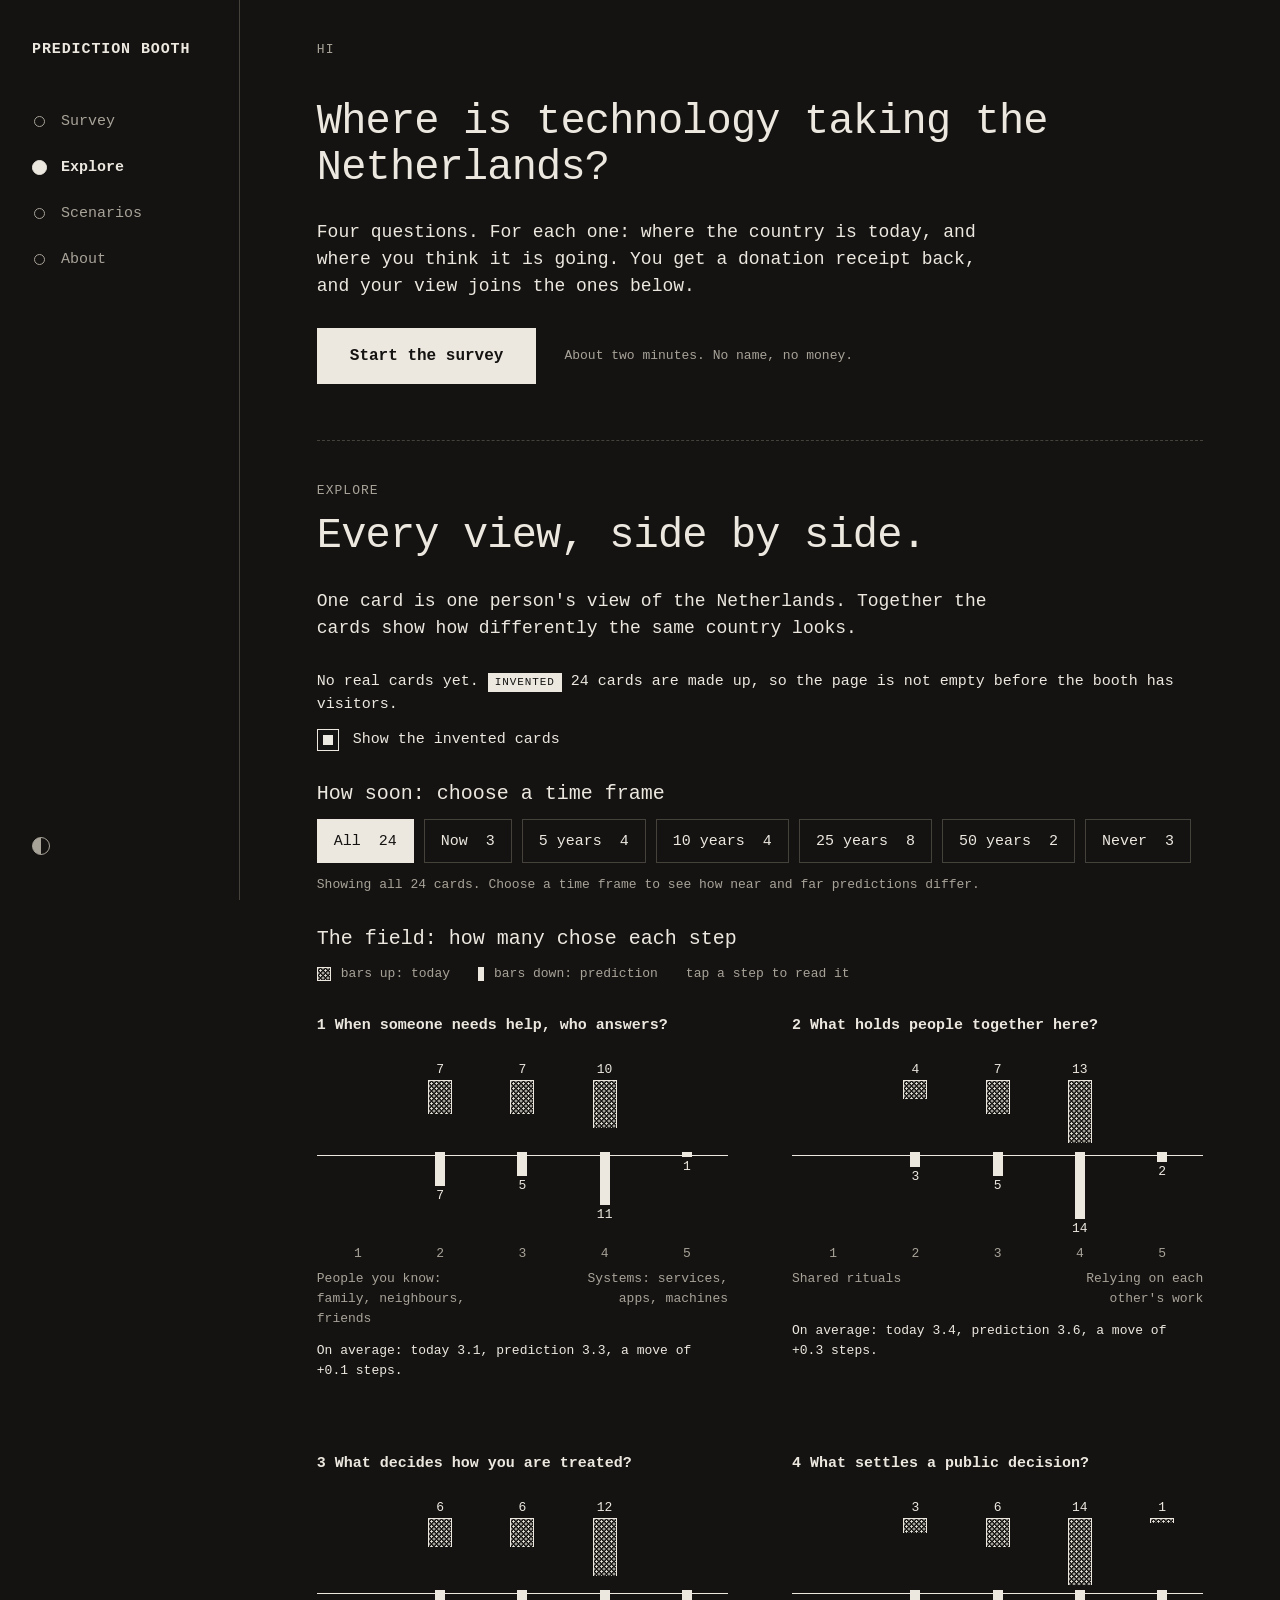
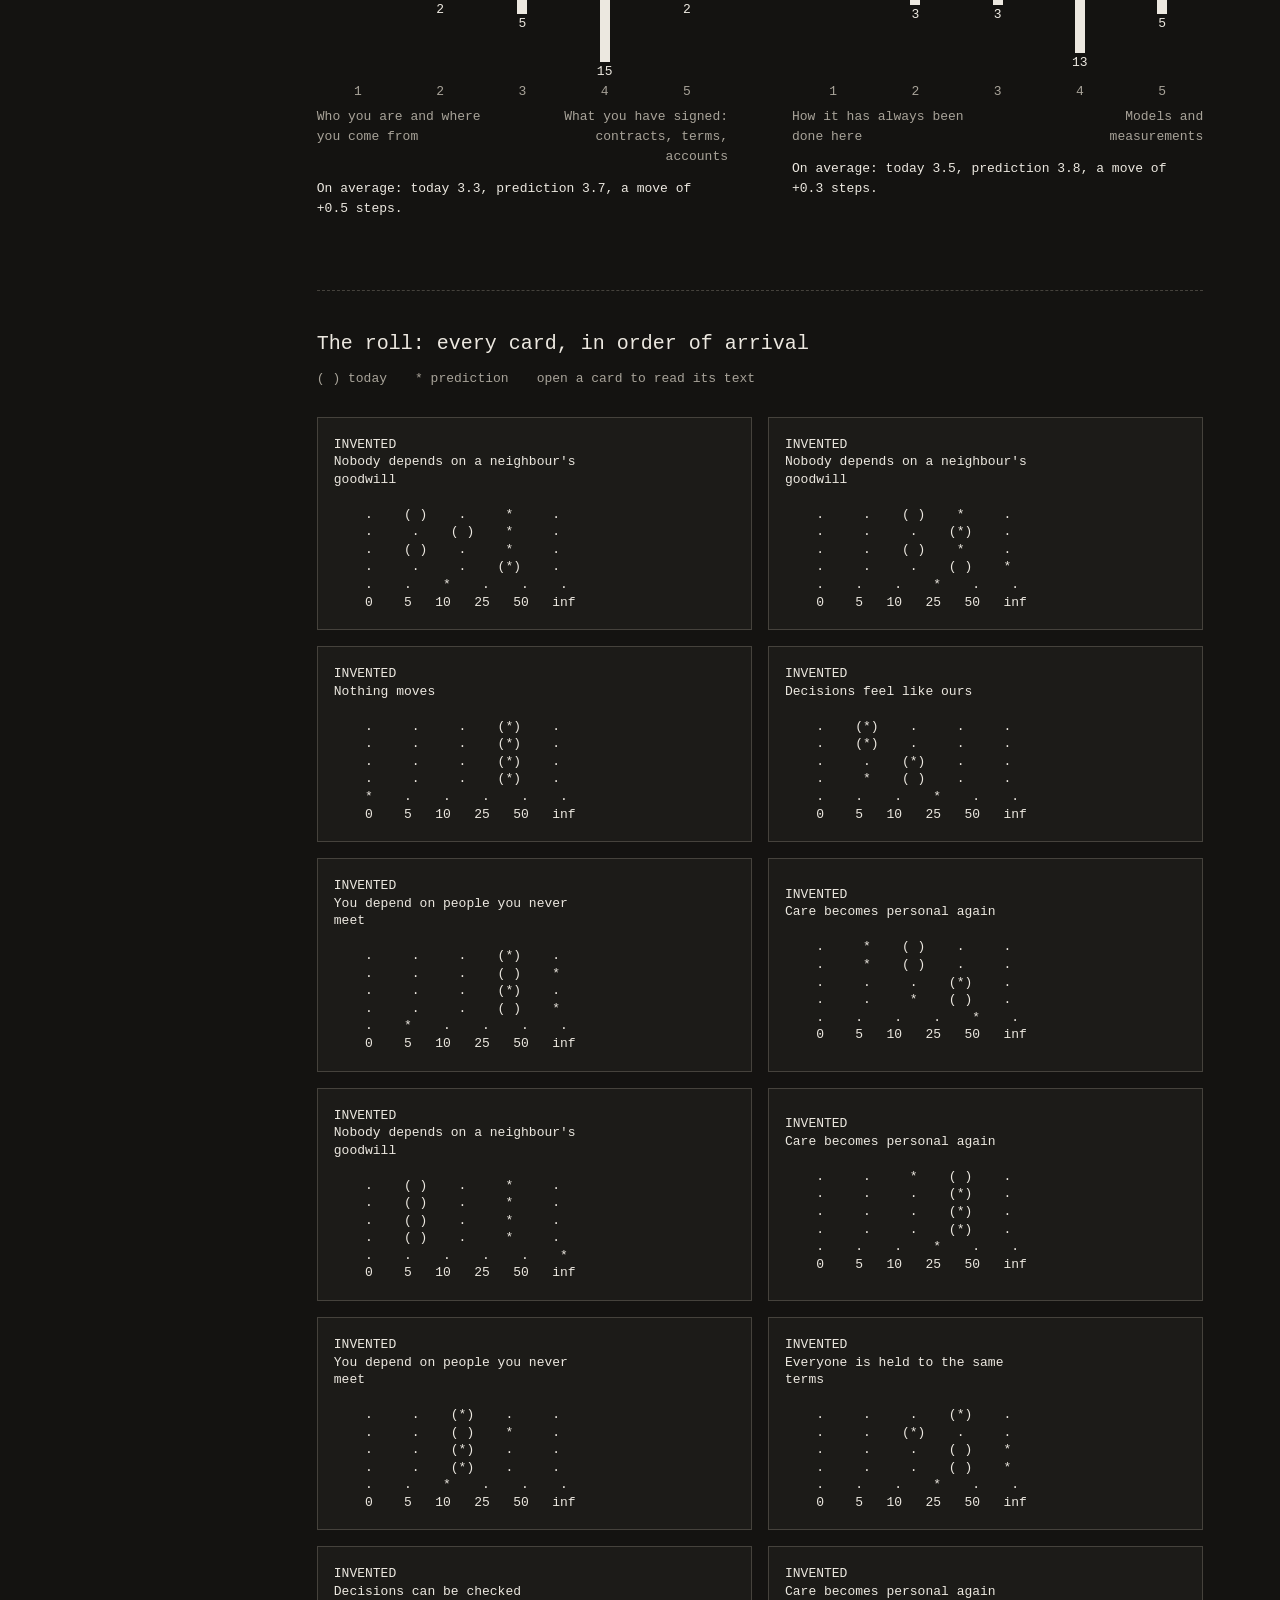
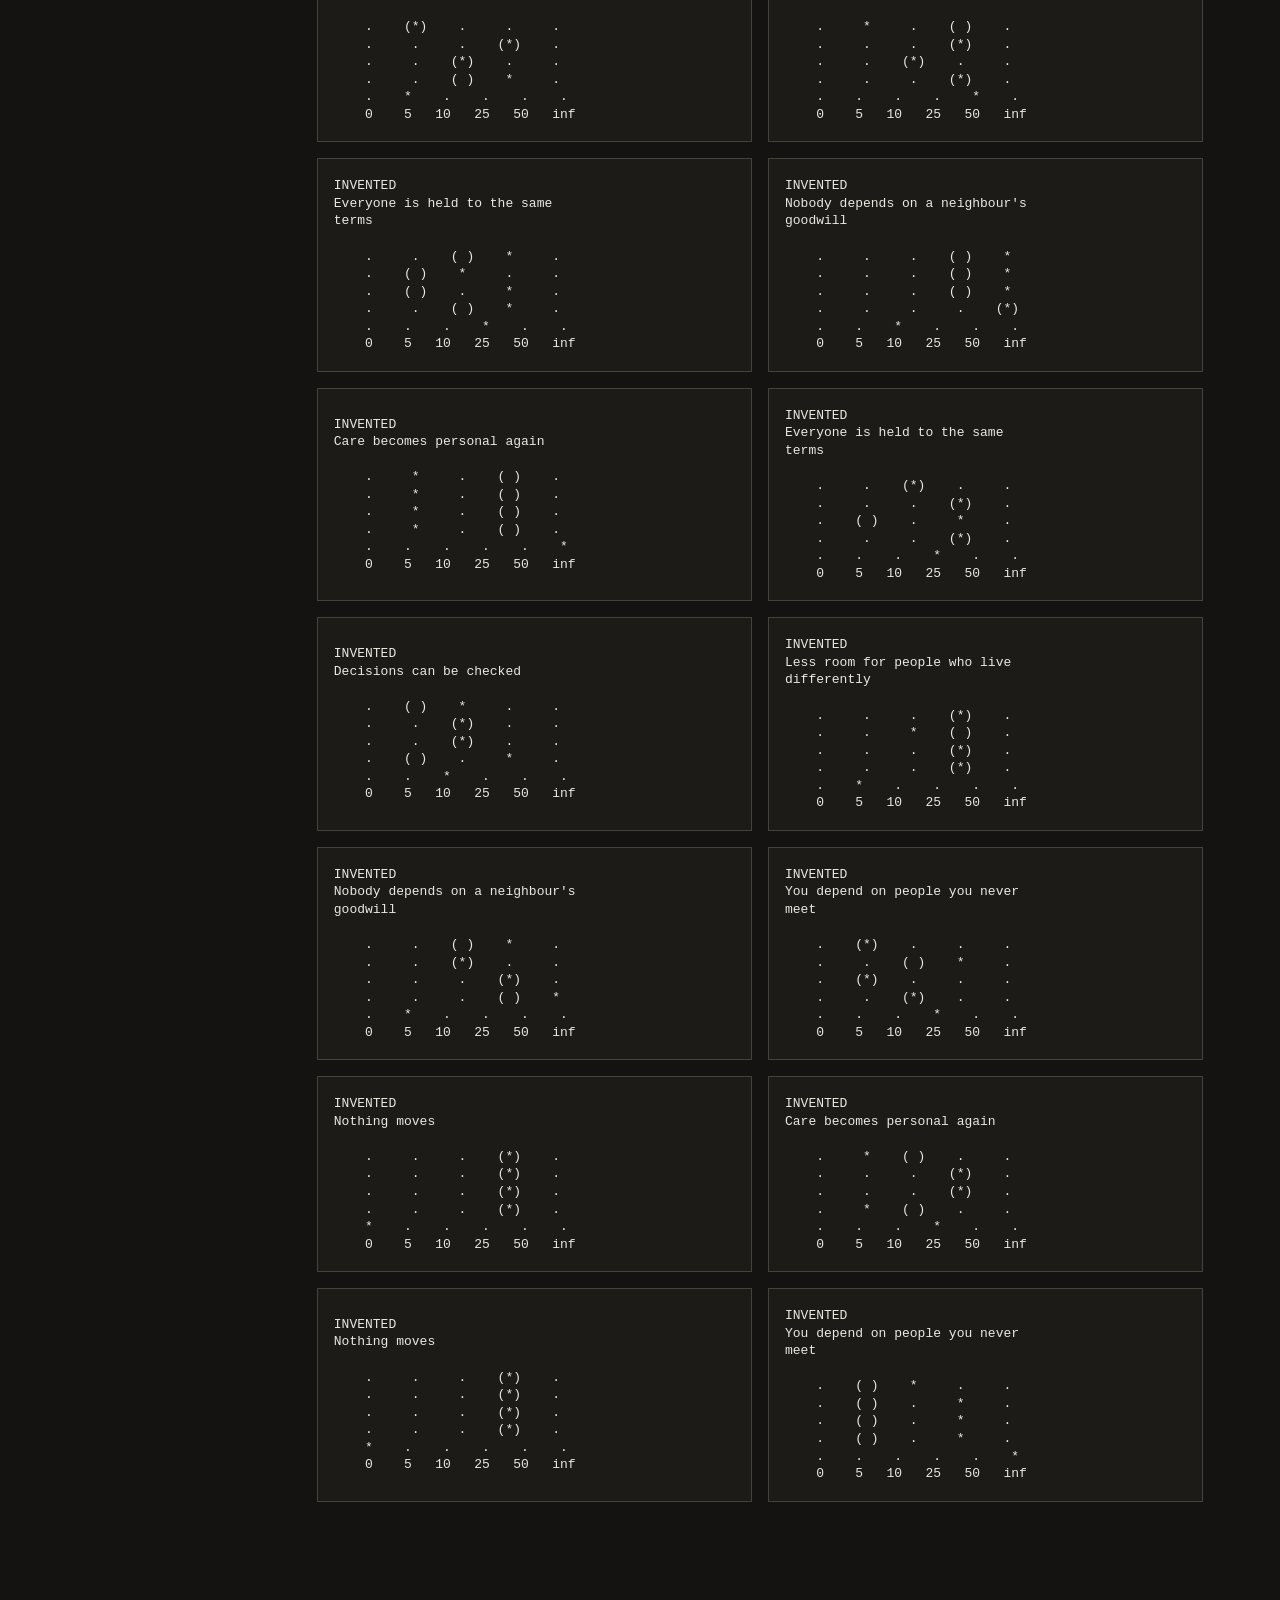
<file: index.html>
<!doctype html>
<html lang="en">
<head>
<meta charset="utf-8">
<meta name="viewport" content="width=device-width, initial-scale=1">
<title>Prediction Booth</title>
<meta name="description" content="Where is technology taking the Netherlands? Four questions: how you see the country today and where you think it is going. You get a donation receipt, and your view joins everyone else's.">
<meta name="color-scheme" content="dark light">
<link rel="icon" href="data:image/svg+xml,%3Csvg xmlns='http://www.w3.org/2000/svg' viewBox='0 0 16 16'%3E%3Ccircle cx='8' cy='8' r='7' fill='%23111'/%3E%3Ccircle cx='8' cy='8' r='3' fill='%23f4f2ee'/%3E%3C/svg%3E">
<script>try { if (localStorage.getItem("prediction-booth-theme") === "light") document.documentElement.dataset.theme = "light"; } catch (e) {}</script>
<link rel="stylesheet" href="css/site.css">
</head>
<body>
<aside class="side">
  <a class="brand" href="index.html">Prediction Booth</a>
  <nav aria-label="Sections">
    <a href="survey.html">Survey</a>
    <a href="index.html#explore" aria-current="page">Explore</a>
    <a href="scenarios.html">Scenarios</a>
    <a href="about.html">About</a>
  </nav>
  <button class="theme" type="button" aria-label="Switch to light" title="Light or dark"></button>
</aside>

<main class="main">
  <!-- the survey: one spot at the top of the page -->
  <section class="sec stack" aria-labelledby="hero-h">
    <div class="head">
      <div class="kicker">Hi</div>
      <h1 class="big" id="hero-h" data-line>Where is technology taking the Netherlands?</h1>
    </div>
    <p class="lead">Four questions. For each one: where the country is today, and where you think it is going. You get a donation receipt back, and your view joins the ones below.</p>
    <div class="actions">
      <a class="btn" href="survey.html">Start the survey</a>
      <span class="note">About two minutes. No name, no money.</span>
    </div>
  </section>

  <section class="sec stack stack--l" id="explore" aria-labelledby="field-h">
    <div class="stack">
      <div class="stack stack--s">
        <div class="kicker">Explore</div>
        <h2 class="big" id="field-h">Every view, side by side.</h2>
      </div>
      <p class="lead">One card is one person's view of <span data-place>the Netherlands</span>. Together the cards show how differently the same country looks.</p>
      <div class="stack stack--s">
        <p id="counts"></p>
        <label class="tick"><input type="checkbox" id="show-invented"><span>Show the invented cards</span></label>
      </div>
    </div>
    <div class="stack stack--s">
      <h3 class="mid" id="periods-h">How soon: choose a time frame</h3>
      <div class="chips" id="periods" role="group" aria-labelledby="periods-h"></div>
      <p class="note" id="period-note" aria-live="polite"></p>
    </div>
    <div class="stack stack--s">
      <h3 class="mid">The field: how many chose each step</h3>
      <div class="legend">
        <span><i class="key key--bar-t"></i>bars up: today</span>
        <span><i class="key key--bar-p"></i>bars down: prediction</span>
        <span>tap a step to read it</span>
      </div>
    </div>
    <div class="charts" id="field"></div>
  </section>

  <section class="sec stack" aria-labelledby="roll-h">
    <div class="stack stack--s">
      <h2 class="mid" id="roll-h">The roll: every card, in order of arrival</h2>
      <div class="legend"><span>( ) today</span><span>* prediction</span><span>open a card to read its text</span></div>
    </div>
    <div class="rollgrid" id="roll"></div>
  </section>

  <!-- For the booth, not for visitors: shown only at index.html#data -->
  <section class="sec stack read" id="data" aria-labelledby="data-h" hidden>
    <h2 class="mid" id="data-h">Cards on this device</h2>
    <div class="actions">
      <button class="btn btn--plain btn--s" type="button" id="export">Save cards to a file</button>
      <button class="btn btn--plain btn--s" type="button" id="import">Add cards from a file</button>
      <button class="linkbtn" type="button" id="clear">Delete all cards here</button>
      <input type="file" id="import-file" accept="application/json,.json" hidden>
    </div>
    <p class="note" id="data-status" aria-live="polite"></p>
  </section>
</main>

<dialog class="card" id="card" aria-labelledby="card-title"></dialog>

<script type="module" src="js/chrome.js"></script>
<script type="module" src="js/explore.js"></script>
</body>
</html>
</file>
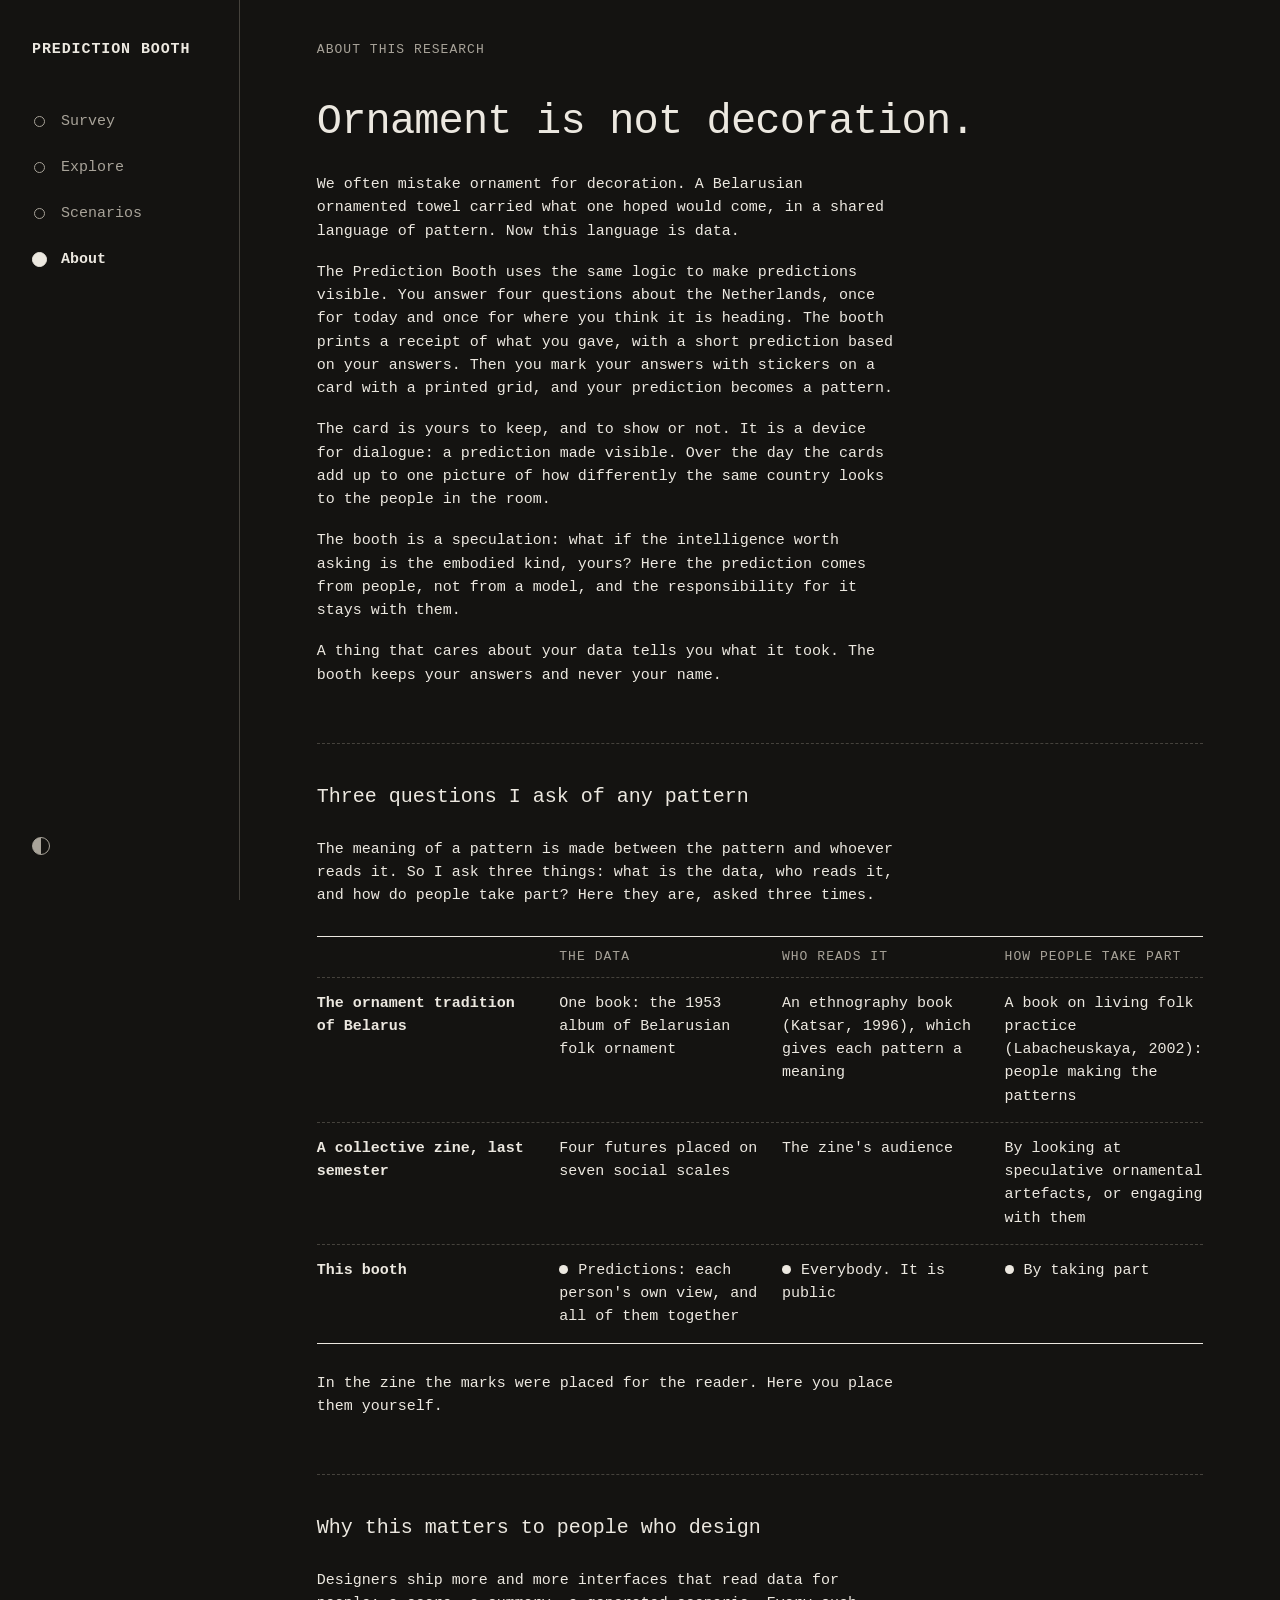
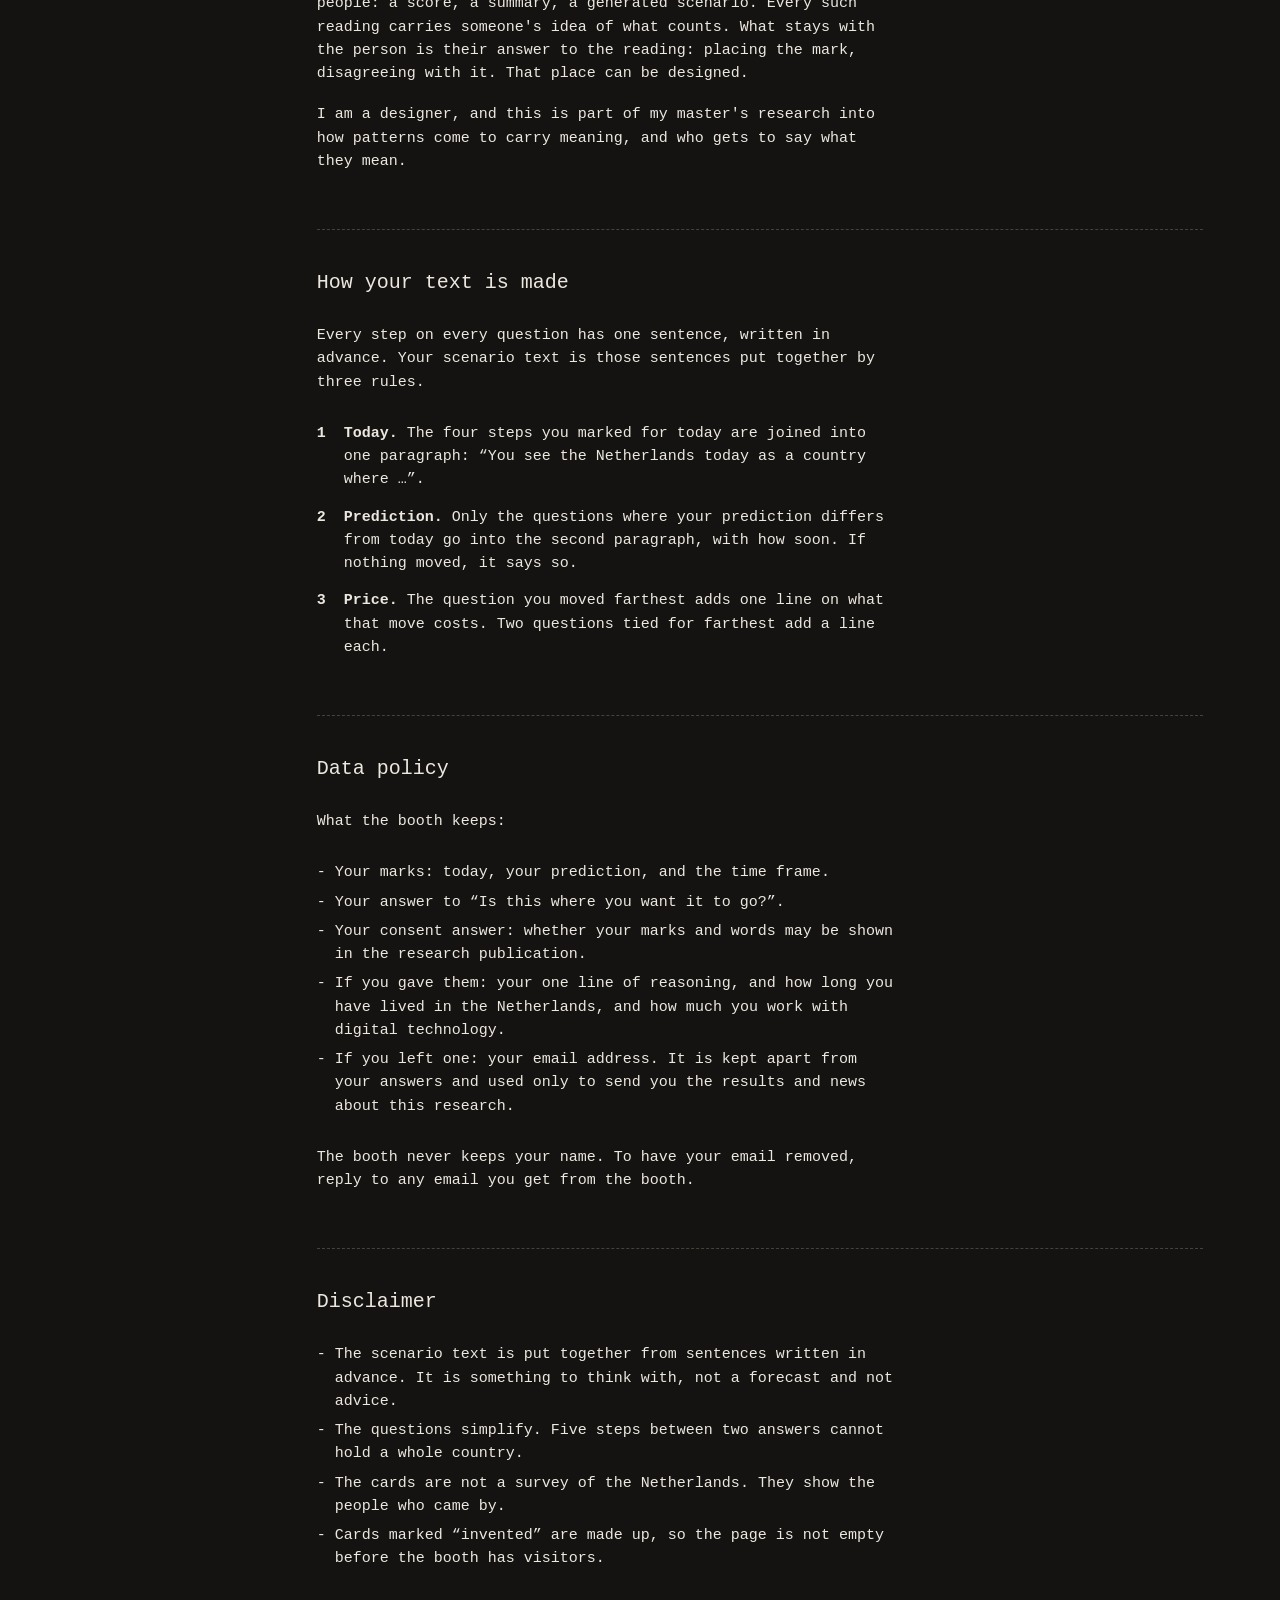
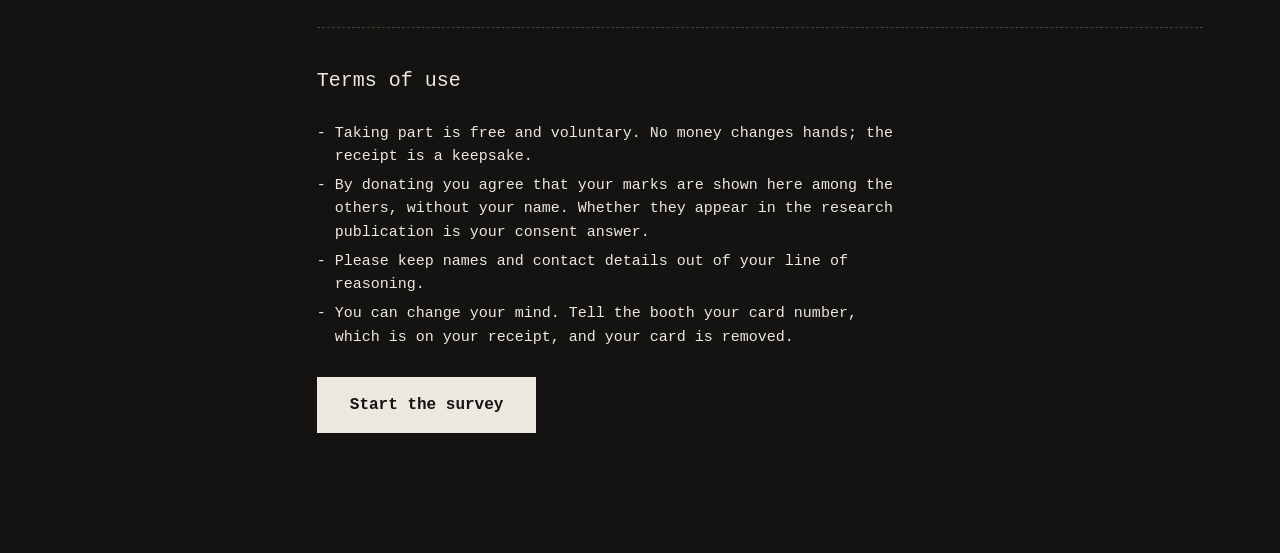
<file: about.html>
<!doctype html>
<html lang="en">
<head>
<meta charset="utf-8">
<meta name="viewport" content="width=device-width, initial-scale=1">
<title>About · Prediction Booth</title>
<meta name="description" content="We often mistake ornament for decoration. What the Prediction Booth is, what it asks and what it keeps.">
<meta name="color-scheme" content="dark light">
<link rel="icon" href="data:image/svg+xml,%3Csvg xmlns='http://www.w3.org/2000/svg' viewBox='0 0 16 16'%3E%3Ccircle cx='8' cy='8' r='7' fill='%23111'/%3E%3Ccircle cx='8' cy='8' r='3' fill='%23f4f2ee'/%3E%3C/svg%3E">
<script>try { if (localStorage.getItem("prediction-booth-theme") === "light") document.documentElement.dataset.theme = "light"; } catch (e) {}</script>
<link rel="stylesheet" href="css/site.css">
</head>
<body>
<aside class="side">
  <a class="brand" href="index.html">Prediction Booth</a>
  <nav aria-label="Sections">
    <a href="survey.html">Survey</a>
    <a href="index.html#explore">Explore</a>
    <a href="scenarios.html">Scenarios</a>
    <a href="about.html" aria-current="page">About</a>
  </nav>
  <button class="theme" type="button" aria-label="Switch to light" title="Light or dark"></button>
</aside>

<main class="main">
  <!-- The project description as finalised by the author for the ThingsCon website
       (25 Nov 2026). It replaces the towel story of the first prototype. -->
  <section class="sec stack" id="about">
    <div class="head">
      <div class="kicker">About this research</div>
      <h1 class="big">Ornament is not decoration.</h1>
    </div>
    <div class="text read">
      <p>We often mistake ornament for decoration. A Belarusian ornamented towel carried what one hoped would come, in a shared language of pattern. Now this language is data.</p>
      <p>The Prediction Booth uses the same logic to make predictions visible. You answer four questions about the Netherlands, once for today and once for where you think it is heading. The booth prints a receipt of what you gave, with a short prediction based on your answers. Then you mark your answers with stickers on a card with a printed grid, and your prediction becomes a pattern.</p>
      <p>The card is yours to keep, and to show or not. It is a device for dialogue: a prediction made visible. Over the day the cards add up to one picture of how differently the same country looks to the people in the room.</p>
      <p>The booth is a speculation: what if the intelligence worth asking is the embodied kind, yours? Here the prediction comes from people, not from a model, and the responsibility for it stays with them.</p>
      <p>A thing that cares about your data tells you what it took. The booth keeps your answers and never your name.</p>
    </div>
  </section>

  <section class="sec stack" id="questions">
    <h2 class="mid">Three questions I ask of any pattern</h2>
    <p class="read">The meaning of a pattern is made between the pattern and whoever reads it. So I ask three things: what is the data, who reads it, and how do people take part? Here they are, asked three times.</p>
    <div class="lens" role="table" aria-label="Three questions, asked of a tradition, a zine and this booth">
      <div class="lens__row lens__row--head" role="row">
        <span role="columnheader"></span><span role="columnheader">The data</span><span role="columnheader">Who reads it</span><span role="columnheader">How people take part</span>
      </div>
      <div class="lens__row" role="row">
        <b role="rowheader">The ornament tradition of Belarus</b>
        <span role="cell" data-label="The data">One book: the 1953 album of Belarusian folk ornament</span>
        <span role="cell" data-label="Who reads it">An ethnography book (Katsar, 1996), which gives each pattern a meaning</span>
        <span role="cell" data-label="How people take part">A book on living folk practice (Labacheuskaya, 2002): people making the patterns</span>
      </div>
      <div class="lens__row" role="row">
        <b role="rowheader">A collective zine, last semester</b>
        <span role="cell" data-label="The data">Four futures placed on seven social scales</span>
        <span role="cell" data-label="Who reads it">The zine's audience</span>
        <span role="cell" data-label="How people take part">By looking at speculative ornamental artefacts, or engaging with them</span>
      </div>
      <div class="lens__row lens__row--now" role="row">
        <b role="rowheader">This booth</b>
        <span role="cell" data-label="The data">Predictions: each person's own view, and all of them together</span>
        <span role="cell" data-label="Who reads it">Everybody. It is public</span>
        <span role="cell" data-label="How people take part">By taking part</span>
      </div>
    </div>
    <p class="read">In the zine the marks were placed for the reader. Here you place them yourself.</p>
  </section>

  <section class="sec stack" id="why">
    <h2 class="mid">Why this matters to people who design</h2>
    <div class="text read">
      <p>Designers ship more and more interfaces that read data for people: a score, a summary, a generated scenario. Every such reading carries someone's idea of what counts. What stays with the person is their answer to the reading: placing the mark, disagreeing with it. That place can be designed.</p>
      <p>I am a designer, and this is part of my master's research into how patterns come to carry meaning, and who gets to say what they mean.</p>
    </div>
  </section>

  <section class="sec stack" id="how">
    <h2 class="mid">How your text is made</h2>
    <p class="read">Every step on every question has one sentence, written in advance. Your scenario text is those sentences put together by three rules.</p>
    <ol class="steps">
      <li><span><b>Today.</b> The four steps you marked for today are joined into one paragraph: “You see <span data-place>the Netherlands</span> today as a country where …”.</span></li>
      <li><span><b>Prediction.</b> Only the questions where your prediction differs from today go into the second paragraph, with how soon. If nothing moved, it says so.</span></li>
      <li><span><b>Price.</b> The question you moved farthest adds one line on what that move costs. Two questions tied for farthest add a line each.</span></li>
    </ol>
  </section>

  <!-- Drafts in plain words, 25 Nov 2026. Not checked by a lawyer. -->
  <section class="sec stack" id="data-policy">
    <h2 class="mid">Data policy</h2>
    <p class="read">What the booth keeps:</p>
    <ul class="plain-list">
      <li>Your marks: today, your prediction, and the time frame.</li>
      <li>Your answer to “Is this where you want it to go?”.</li>
      <li>Your consent answer: whether your marks and words may be shown in the research publication.</li>
      <li>If you gave them: your one line of reasoning, and how long you have lived in <span data-place>the Netherlands</span>, and how much you work with digital technology.</li>
      <li>If you left one: your email address. It is kept apart from your answers and used only to send you the results and news about this research.</li>
    </ul>
    <p class="read">The booth never keeps your name. To have your email removed, reply to any email you get from the booth.</p>
  </section>

  <section class="sec stack" id="disclaimer">
    <h2 class="mid">Disclaimer</h2>
    <ul class="plain-list">
      <li>The scenario text is put together from sentences written in advance. It is something to think with, not a forecast and not advice.</li>
      <li>The questions simplify. Five steps between two answers cannot hold a whole country.</li>
      <li>The cards are not a survey of <span data-place>the Netherlands</span>. They show the people who came by.</li>
      <li>Cards marked “invented” are made up, so the page is not empty before the booth has visitors.</li>
    </ul>
  </section>

  <section class="sec stack" id="terms">
    <h2 class="mid">Terms of use</h2>
    <ul class="plain-list">
      <li>Taking part is free and voluntary. No money changes hands; the receipt is a keepsake.</li>
      <li>By donating you agree that your marks are shown here among the others, without your name. Whether they appear in the research publication is your consent answer.</li>
      <li>Please keep names and contact details out of your line of reasoning.</li>
      <li>You can change your mind. Tell the booth your card number, which is on your receipt, and your card is removed.</li>
    </ul>
    <div class="actions"><a class="btn" href="survey.html">Start the survey</a></div>
  </section>
</main>

<script type="module" src="js/chrome.js"></script>
</body>
</html>
</file>
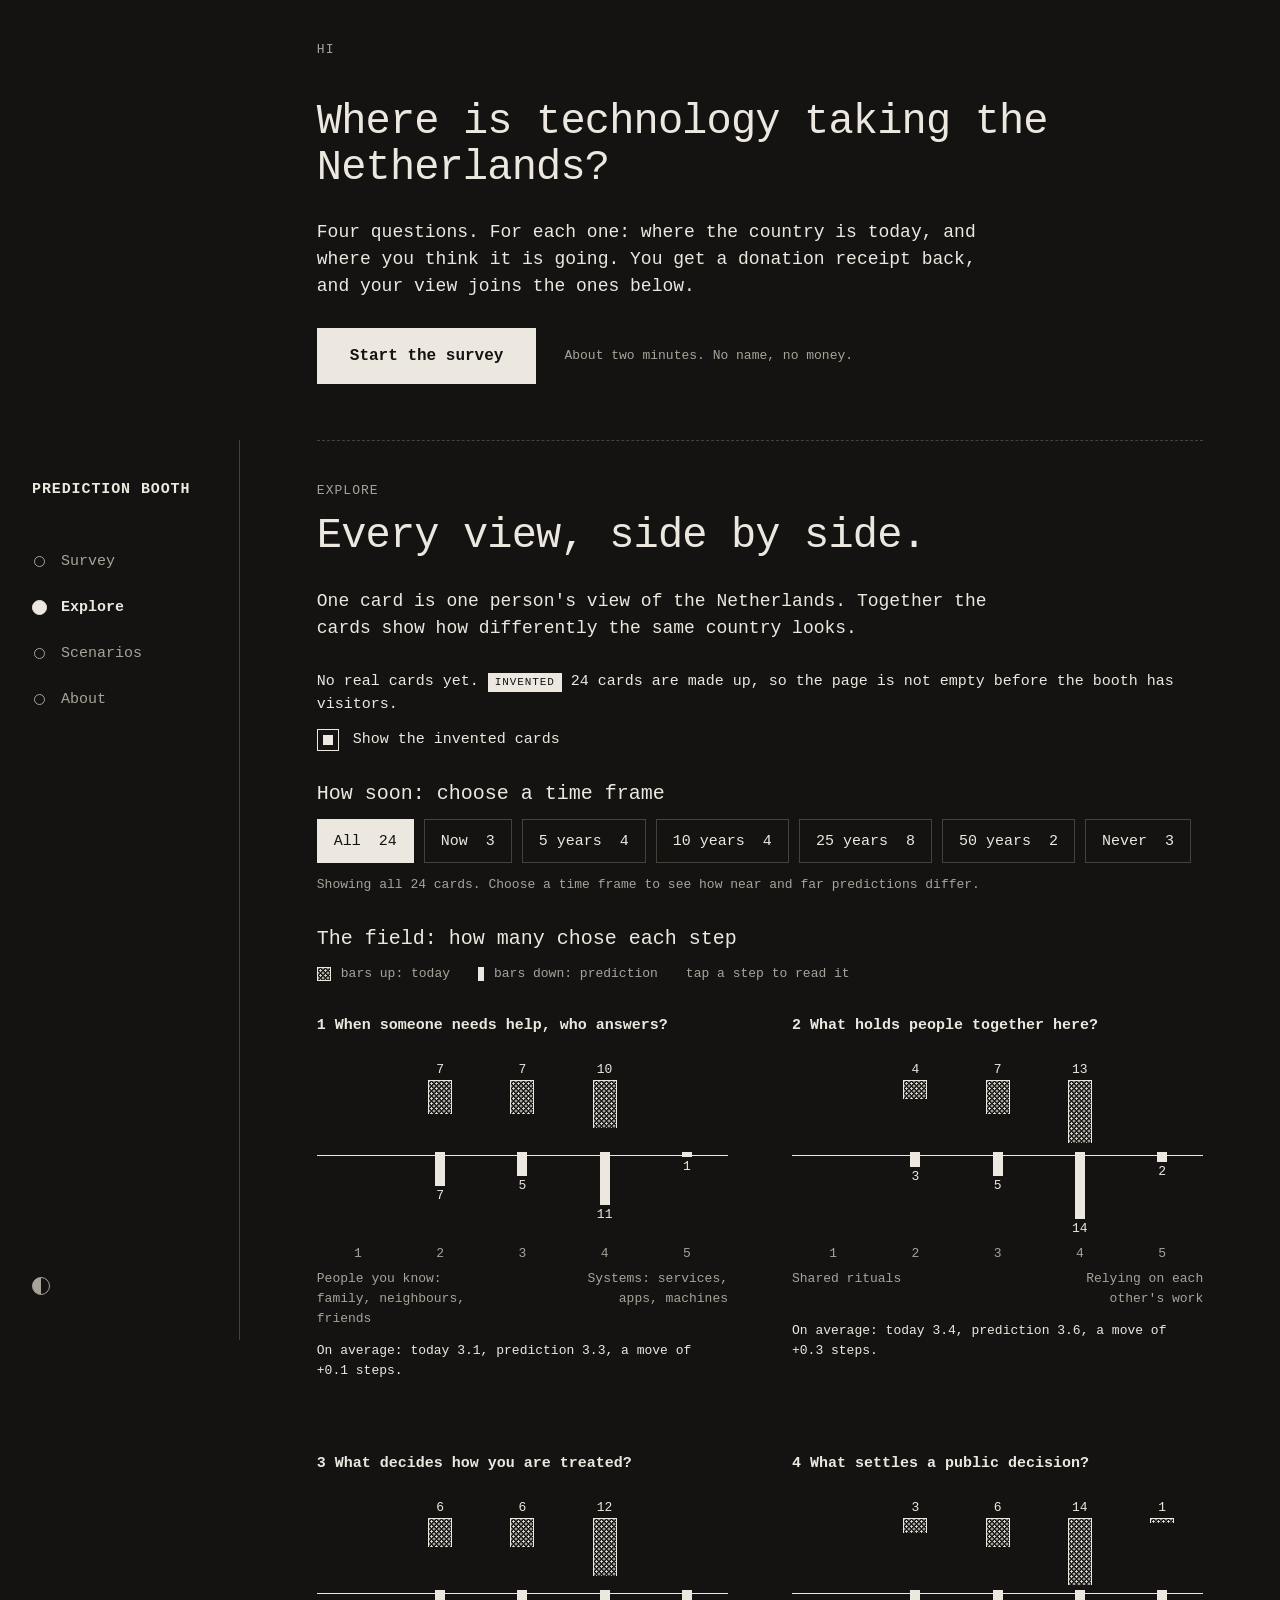
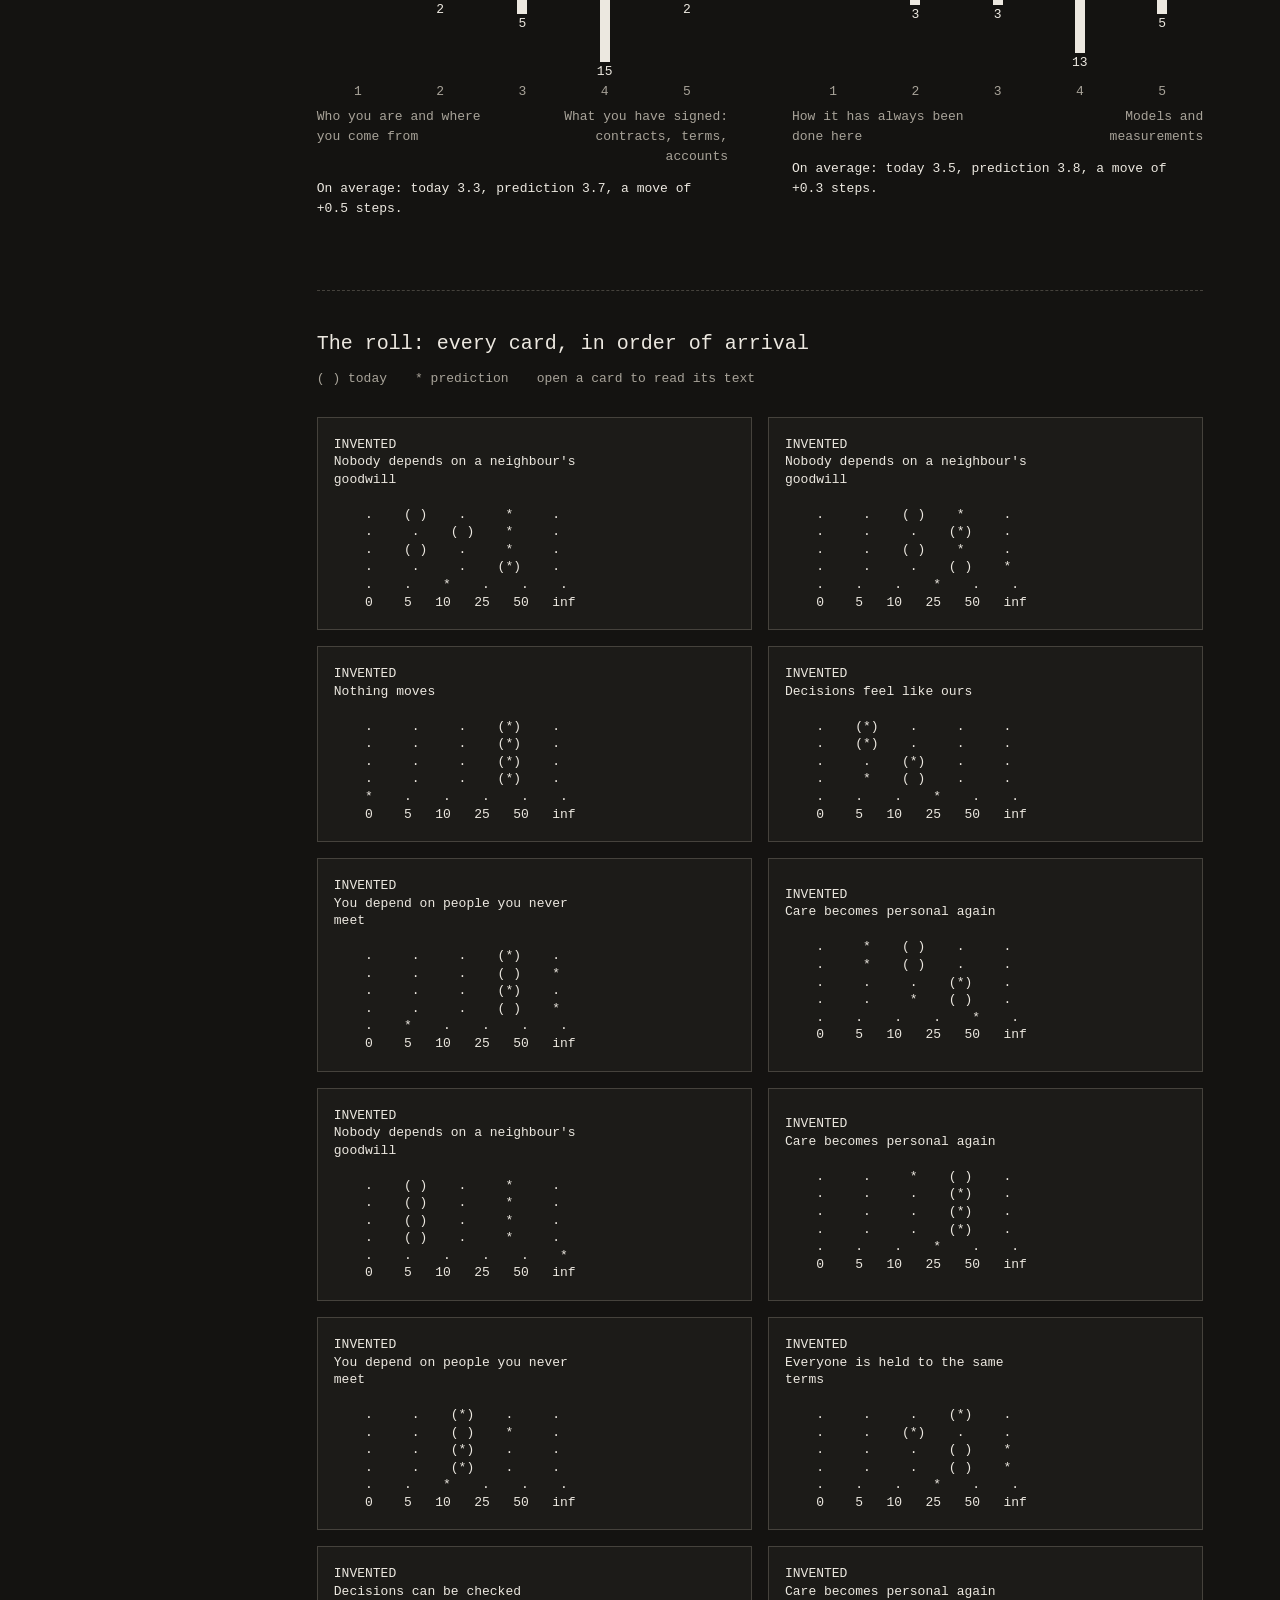
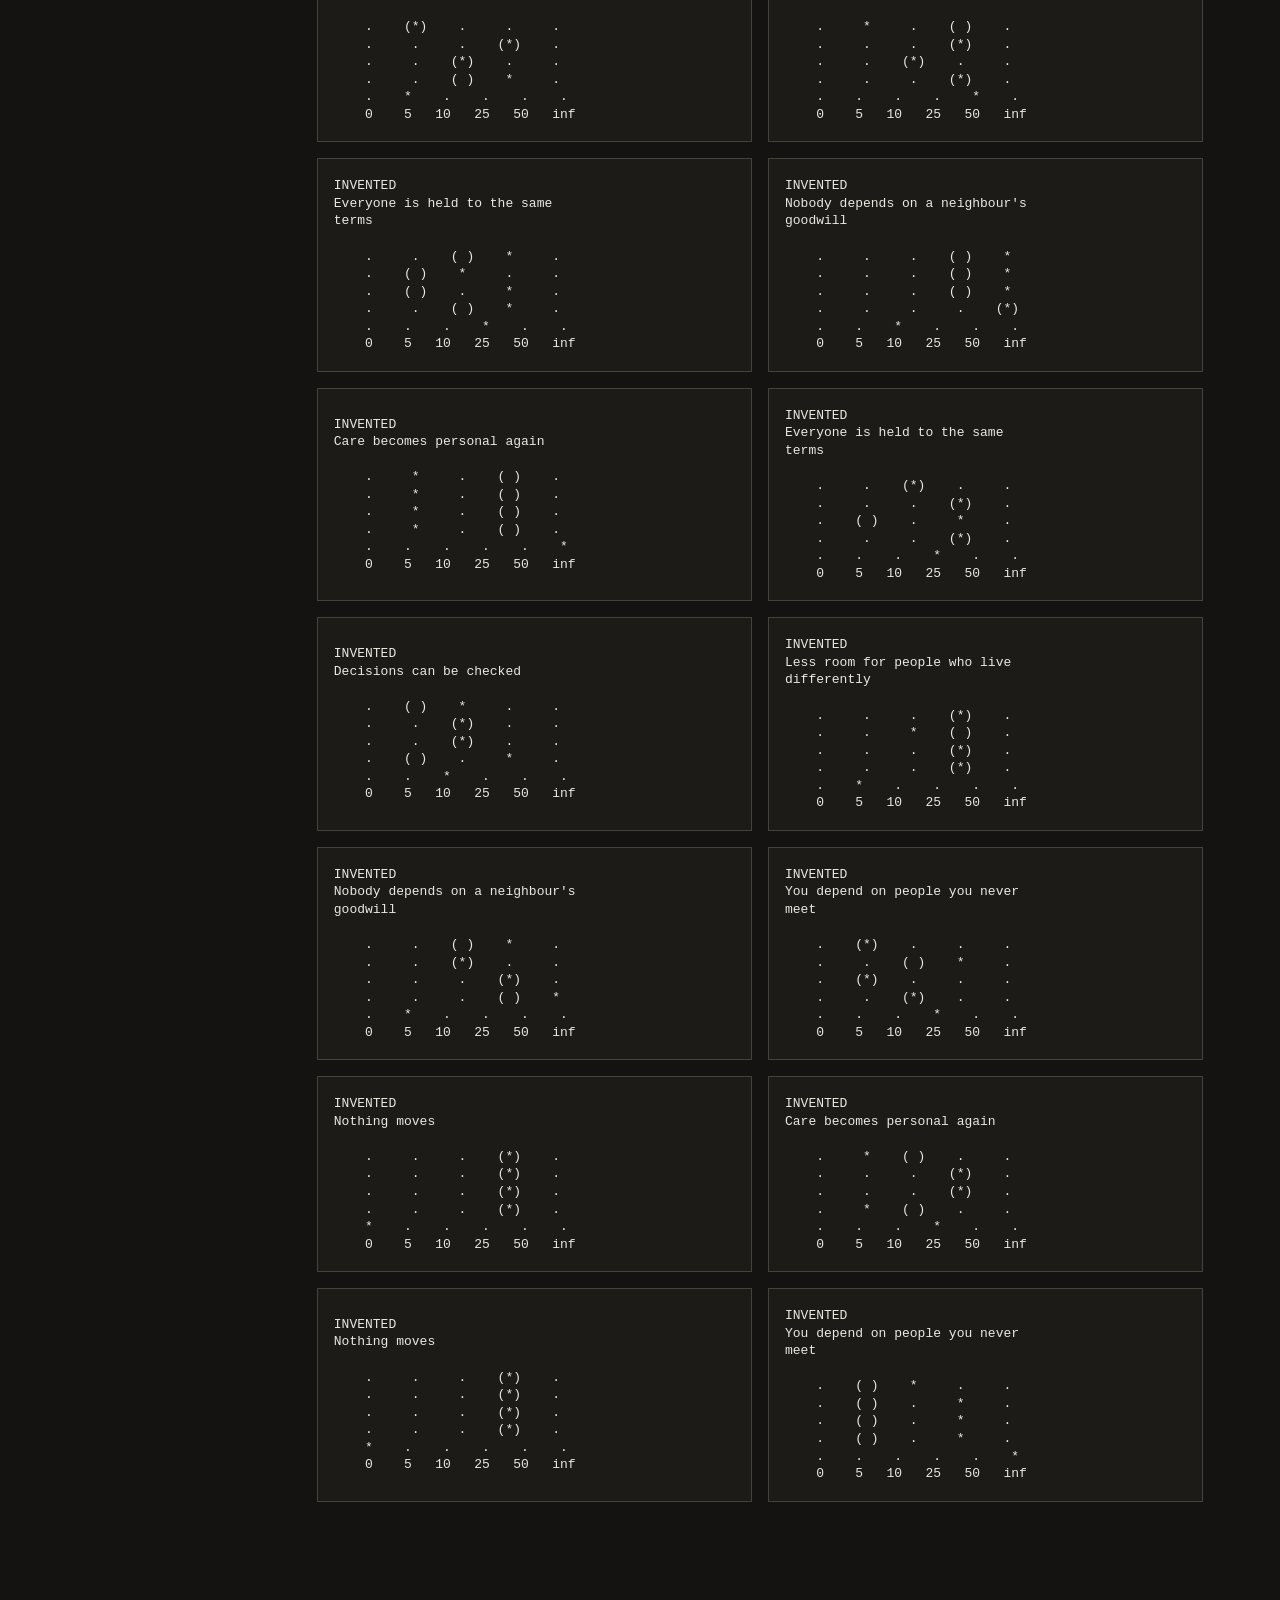
<file: explore.html>
<!doctype html>
<html lang="en">
<head>
<meta charset="utf-8">
<title>Prediction Booth</title>
<meta http-equiv="refresh" content="0; url=index.html#explore">
<link rel="canonical" href="index.html">
</head>
<body>
<p><a href="index.html#explore">Explore is now part of the first page.</a></p>
</body>
</html>
</file>
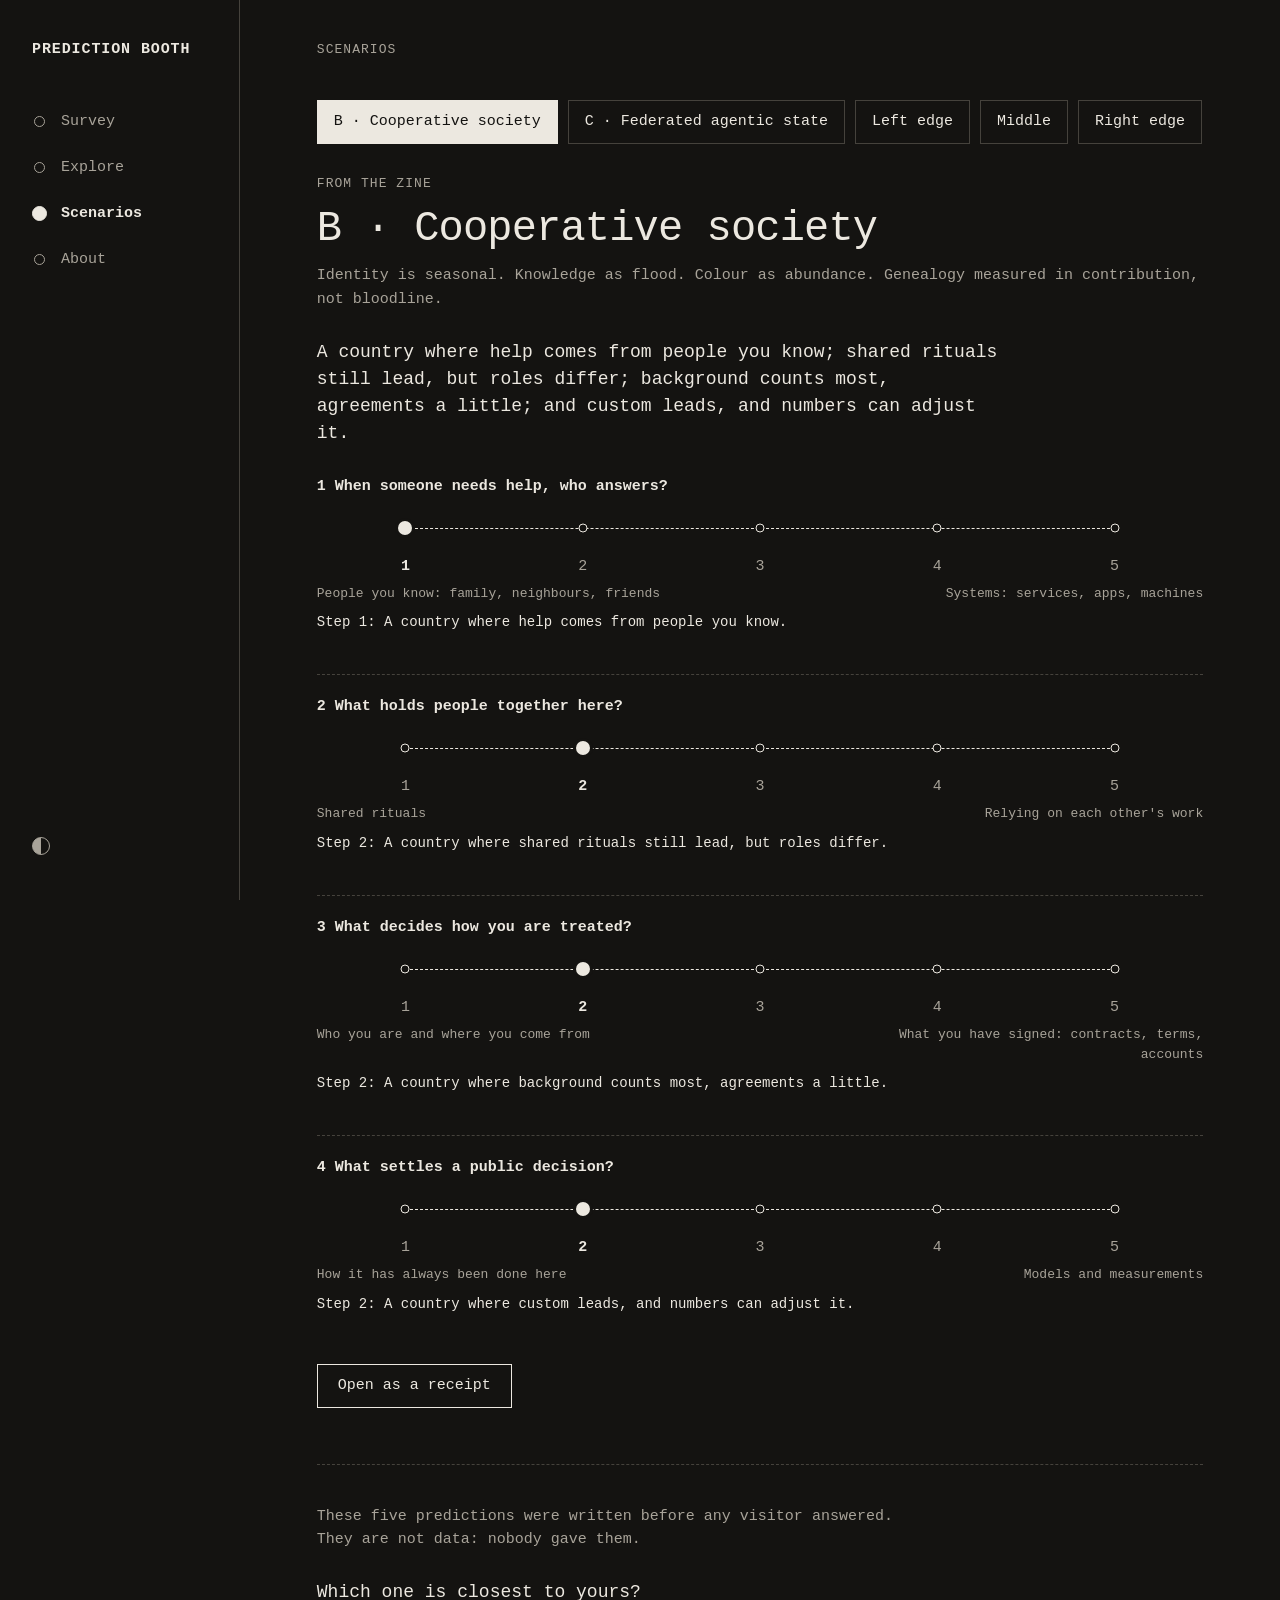
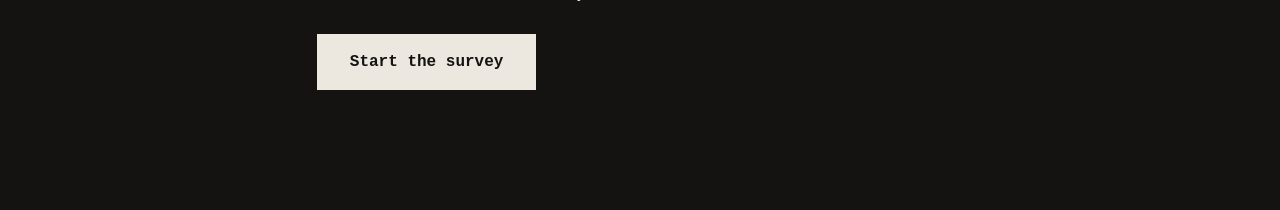
<file: scenarios.html>
<!doctype html>
<html lang="en">
<head>
<meta charset="utf-8">
<meta name="viewport" content="width=device-width, initial-scale=1">
<title>Scenarios · Prediction Booth</title>
<meta name="description" content="Five ready-made answers: two scenarios from the zine, and the two edges and the middle of the scale.">
<meta name="color-scheme" content="dark light">
<link rel="icon" href="data:image/svg+xml,%3Csvg xmlns='http://www.w3.org/2000/svg' viewBox='0 0 16 16'%3E%3Ccircle cx='8' cy='8' r='7' fill='%23111'/%3E%3Ccircle cx='8' cy='8' r='3' fill='%23f4f2ee'/%3E%3C/svg%3E">
<script>try { if (localStorage.getItem("prediction-booth-theme") === "light") document.documentElement.dataset.theme = "light"; } catch (e) {}</script>
<link rel="stylesheet" href="css/site.css">
</head>
<body>
<aside class="side">
  <a class="brand" href="index.html">Prediction Booth</a>
  <nav aria-label="Sections">
    <a href="survey.html">Survey</a>
    <a href="index.html#explore">Explore</a>
    <a href="scenarios.html" aria-current="page">Scenarios</a>
    <a href="about.html">About</a>
  </nav>
  <button class="theme" type="button" aria-label="Switch to light" title="Light or dark"></button>
</aside>

<main class="main">
  <section class="sec stack stack--l">
    <!-- the scenarios are chosen with the row of chips at the very top -->
    <div class="head">
      <div class="kicker">Scenarios</div>
      <div class="chips" id="scenario-nav" role="group" aria-label="Choose a scenario"></div>
    </div>
    <div id="scenario" aria-live="polite"></div>
  </section>

  <section class="sec stack">
    <p class="read muted">These five predictions were written before any visitor answered. They are not data: nobody gave them.</p>
    <p class="lead">Which one is closest to yours?</p>
    <div class="actions"><a class="btn" href="survey.html">Start the survey</a></div>
  </section>
</main>

<script type="module" src="js/chrome.js"></script>
<script type="module" src="js/scenarios.js"></script>
</body>
</html>
</file>
<file: css/site.css>
/* Prediction Booth. One stylesheet for Survey, Explore, About and the printed receipt.
   Layout: a plain navigation column on the left, one wide working area on the right.
   One kind of information per screen, one clear action per screen.
   Type and marks follow the receipt: one monospace face, ink on paper, no colour. */

:root {
  /* dark is the default look */
  --bg: #141311;
  --paper: #1c1b18;
  --ink: #ece8e0;
  --muted: #a8a399;
  --line: #45423c;
  --soft: #262421;
  --font: ui-monospace, "SF Mono", SFMono-Regular, Menlo, Consolas, "Liberation Mono", "Courier New", monospace;
  /* halftone: a screen of small dots, used for "today" */
  --ht: radial-gradient(circle at center, var(--ink) 0 27%, transparent 33%);
  color-scheme: dark;
}
:root[data-theme="light"] { --bg: #f4f2ee; --paper: #fcfbf8; --ink: #111111; --muted: #625d55; --line: #c9c4b9; --soft: #e7e3da; color-scheme: light; }

* { box-sizing: border-box; }
html { -webkit-text-size-adjust: 100%; }
body {
  margin: 0; min-height: 100vh; min-height: 100dvh;
  display: grid; grid-template-columns: 240px minmax(0, 1fr);
  background: var(--bg); color: var(--ink);
  font-family: var(--font); font-size: 15px; line-height: 1.55;
}
h1, h2, h3, p, ol, ul { margin: 0; }
h1, h2, h3 { font-size: inherit; font-weight: 700; line-height: inherit; }
a { color: inherit; text-underline-offset: 4px; }
button, input { font: inherit; color: inherit; }
:focus-visible { outline: 2px solid var(--ink); outline-offset: 3px; }
[hidden] { display: none !important; }

/* ---- navigation column -------------------------------------------------- */
.side { position: sticky; top: 0; align-self: start; height: 100vh; height: 100dvh; padding: 40px 32px 32px; display: flex; flex-direction: column; gap: 40px; border-right: 1px solid var(--line); }
.brand { font-weight: 700; text-transform: uppercase; letter-spacing: 0.06em; line-height: 1.3; text-decoration: none; }
.side nav { display: flex; flex-direction: column; gap: 2px; }
.side nav a { display: flex; align-items: center; gap: 14px; min-height: 44px; text-decoration: none; color: var(--muted); }
.side nav a::before { content: ""; flex: none; width: 9px; height: 9px; margin: 0 2px; border-radius: 50%; border: 1.5px solid currentColor; }
.side nav a:hover { color: var(--ink); }
.side nav a[aria-current="page"] { color: var(--ink); font-weight: 700; }
.side nav a[aria-current="page"]::before { width: 13px; height: 13px; margin: 0; border-color: var(--ink); background: var(--ink); }
/* light or dark: a small half-filled dot, bottom left here, top right on a phone */
.theme { margin-top: auto; align-self: flex-start; width: 44px; height: 44px; margin-left: -13px; padding: 0; border: 0; background: none; cursor: pointer; display: grid; place-items: center; }
.theme::before { content: ""; width: 16px; height: 16px; border-radius: 50%; border: 1.5px solid var(--muted); background: linear-gradient(90deg, var(--muted) 50%, transparent 50%); }
.theme:hover::before { border-color: var(--ink); background: linear-gradient(90deg, var(--ink) 50%, transparent 50%); }

/* ---- working area -------------------------------------------------------- */
.main { min-width: 0; padding: 40px clamp(24px, 6vw, 104px) 120px; }
.wide { max-width: 980px; }
.read { max-width: 64ch; }
.screen { animation: in .25s ease both; }
@keyframes in { from { opacity: 0; transform: translateY(6px); } to { opacity: 1; transform: none; } }

.stack { display: flex; flex-direction: column; gap: 28px; }
.stack--s { gap: 12px; }
.stack--l { gap: 30px; }
.sec + .sec, .main > div > .sec:first-child, .main > div + .sec { margin-top: 56px; padding-top: 40px; border-top: 1px dashed var(--line); }
.kicker { font-size: 13px; letter-spacing: 0.08em; text-transform: uppercase; color: var(--muted); }
.big { font-size: clamp(28px, 3.6vw, 42px); line-height: 1.1; font-weight: 500; letter-spacing: -0.02em; max-width: 20em; }
/* A page's opening: the small line sits level with the booth's name in the navigation, and
   the first line of the header sits level with the first navigation item (Survey). */
.head .kicker { height: 20px; line-height: 20px; margin-bottom: 40px; }
.head .big { margin-top: calc(22px - 0.55em); }
.mid { font-size: 20px; line-height: 1.3; font-weight: 500; }
.big--s { font-size: clamp(24px, 2.8vw, 32px); }
.lead { font-size: 18px; line-height: 1.5; max-width: 38em; }
.small, .note { font-size: 13px; }
.muted, .note { color: var(--muted); }
.text p + p { margin-top: 1.2em; }
.tag { display: inline-block; font-size: 11px; letter-spacing: 0.08em; text-transform: uppercase; background: var(--ink); color: var(--bg); padding: 1px 7px; }

/* ---- one clear action ----------------------------------------------------- */
.actions { display: flex; flex-wrap: wrap; align-items: center; gap: 16px 28px; }
.btn {
  display: inline-flex; align-items: center; justify-content: center; gap: 12px;
  min-height: 56px; padding: 0 32px; border: 1px solid var(--ink); background: var(--ink); color: var(--bg);
  cursor: pointer; text-decoration: none; font-weight: 700; font-size: 16px; transition: opacity .15s;
}
.btn:hover { opacity: .85; }
.btn[disabled] { opacity: .3; cursor: default; }
.btn--plain { background: transparent; color: var(--ink); font-weight: 400; }
.btn--plain:hover { background: var(--soft); opacity: 1; }
.btn--s { min-height: 44px; padding: 0 20px; font-size: 15px; }
.linkbtn { background: none; border: 0; padding: 12px 0; cursor: pointer; color: var(--muted); text-decoration: underline; text-underline-offset: 4px; }
.linkbtn:hover { color: var(--ink); }
.chips { display: flex; flex-wrap: wrap; gap: 10px; }
.chip { display: inline-flex; align-items: center; min-height: 44px; padding: 0 16px; border: 1px solid var(--line); background: transparent; cursor: pointer; text-decoration: none; }
.chip:hover { border-color: var(--ink); }
.chip[aria-pressed="true"] { background: var(--ink); border-color: var(--ink); color: var(--bg); }
.chip[disabled] { opacity: .35; cursor: default; }
.chip { white-space: pre; }

.choices { display: flex; flex-wrap: wrap; gap: 12px; }
.choice { display: inline-flex; align-items: center; gap: 14px; min-height: 56px; padding: 0 24px; border: 1px solid var(--ink); background: transparent; cursor: pointer; font-size: 16px; text-align: left; }
.choice::before { content: ""; flex: none; width: 12px; height: 12px; border-radius: 50%; border: 1.5px solid currentColor; }
.choice:hover { background: var(--soft); }
.choice[aria-checked="true"] { background: var(--ink); color: var(--bg); font-weight: 700; }
.choice[aria-checked="true"]::before { background: var(--bg); border-color: var(--bg); }

/* the steps sit on the same line as the booth's name in the navigation column */
.progress { display: flex; align-items: center; gap: 6px; height: 20px; }
.progress i { width: 44px; height: 3px; background: var(--line); }
.progress i.done, .progress i.now { background: var(--ink); }
.progress i.now { height: 7px; }

/* ---- fields ---------------------------------------------------------------- */
.form { max-width: 640px; }
.field { display: flex; flex-direction: column; gap: 6px; }
.field label, .field .legend { font-size: 13px; letter-spacing: 0.08em; text-transform: uppercase; color: var(--muted); }
.field input[type="text"], .field input[type="email"] { width: 100%; min-height: 52px; padding: 0; font-size: 18px; background: transparent; border: 0; border-bottom: 1px solid var(--ink); border-radius: 0; }
.field input[type="text"]:focus, .field input[type="email"]:focus { outline: 0; border-bottom-width: 3px; }
.tick { display: flex; align-items: flex-start; gap: 14px; cursor: pointer; }
.tick input { appearance: none; -webkit-appearance: none; flex: none; width: 22px; height: 22px; margin: 1px 0 0; border: 1.5px solid var(--ink); border-radius: 0; background: transparent; cursor: pointer; display: grid; place-items: center; }
.tick input[type="radio"] { border-radius: 50%; }
.tick input:checked::after { content: ""; width: 10px; height: 10px; background: var(--ink); border-radius: inherit; }
.ticks-inline { display: flex; flex-wrap: wrap; gap: 10px 32px; }

/* ---- dots: today = a big halftone dot, prediction = a small solid dot ------- */
.dots { --rowh: 52px; --base: 9px; --big: 36px; --small: 14px; --pitch: 5px; display: grid; grid-template-columns: repeat(var(--n, 7), minmax(0, 1fr)); position: relative; }
.dot { position: relative; height: var(--rowh); display: block; }
.dot i { position: absolute; left: 50%; top: 50%; border-radius: 50%; translate: -50% -50%; }
.dot .b { width: var(--base); height: var(--base); border: 1.5px solid var(--ink); background: var(--bg); }
.dot .t {
  width: var(--big); height: var(--big); scale: 0; transition: scale .3s cubic-bezier(.34, 1.56, .64, 1);
  background: var(--ht) 0 0 / var(--pitch) var(--pitch), var(--ht) calc(var(--pitch) / 2) calc(var(--pitch) / 2) / var(--pitch) var(--pitch), var(--bg);
}
.dot .p { width: var(--small); height: var(--small); background: var(--ink); box-shadow: 0 0 0 3px var(--bg); scale: 0; transition: scale .3s cubic-bezier(.34, 1.56, .64, 1); }
.dot.is-today .t, .dot.is-pred .p { scale: 1; }

.legend { display: flex; flex-wrap: wrap; gap: 8px 28px; align-items: center; font-size: 13px; color: var(--muted); }
.legend span { display: inline-flex; align-items: center; gap: 10px; }
.key { display: inline-block; border-radius: 50%; flex: none; }
.key--today { width: 18px; height: 18px; background: var(--ht) 0 0 / 5px 5px, var(--ht) 2.5px 2.5px / 5px 5px; }
.key--pred { width: 10px; height: 10px; background: var(--ink); }
.key--bar-t { width: 14px; height: 14px; border-radius: 0; border: 1px solid var(--ink); background: var(--ht) 0 0 / 5px 5px, var(--ht) 2.5px 2.5px / 5px 5px; }
.key--bar-p { width: 6px; height: 14px; border-radius: 0; background: var(--ink); }

/* the scale: the whole width of the working area is the control */
.scale { user-select: none; -webkit-user-select: none; }
.scale .dots { --rowh: 88px; --base: 16px; --big: clamp(46px, 5.6vw, 68px); --small: clamp(22px, 2.8vw, 32px); --pitch: 6px; touch-action: pan-y; cursor: pointer; }
.scale .dots::before { content: ""; position: absolute; left: calc(100% / (var(--n, 7) * 2)); right: calc(100% / (var(--n, 7) * 2)); top: calc(var(--rowh) / 2); border-top: 1px dashed var(--ink); }
.scale__move { position: absolute; top: calc(var(--rowh) / 2 - 2px); height: 4px; background: var(--ink); transition: left .25s, width .25s; pointer-events: none; }
.scale__step { position: relative; display: block; padding: 0 0 28px; margin: 0; border: 0; background: none; cursor: pointer; -webkit-tap-highlight-color: transparent; }
.scale__step .dot .b { transition: scale .18s; }
.scale__step.is-touch .dot .b { scale: 1.7; }
.scale__num { position: absolute; left: 0; right: 0; bottom: 0; text-align: center; color: var(--muted); }
.scale__step.is-on .scale__num { color: var(--ink); font-weight: 700; }
.scale__step:focus-visible { outline-offset: -3px; }
.poles { display: flex; justify-content: space-between; gap: 24px; margin-top: 12px; }
.poles span { max-width: 42%; }
.poles span:last-child { text-align: right; }
.scale--read .dots { cursor: default; --rowh: 52px; --base: 9px; --big: 36px; --small: 14px; --pitch: 5px; }
.scale--read .scale__step { cursor: default; padding-bottom: 24px; }
.scale--read .scale__move { top: calc(var(--rowh) / 2 - 1.5px); height: 3px; }
.scale--read + .poles { font-size: 13px; color: var(--muted); margin-top: 6px; }

/* the years: one dot dragged along a line from 0 to ∞; it grows the further ahead it goes */
.slider { user-select: none; -webkit-user-select: none; }
.slider__track { position: relative; height: 114px; touch-action: pan-y; cursor: grab; }
.slider.is-dragging .slider__track { cursor: grabbing; }
.slider__track::before { content: ""; position: absolute; left: calc(100% / (var(--n) * 2)); right: calc(100% / (var(--n) * 2)); top: 44px; border-top: 1px dashed var(--ink); }
.slider__stops { position: absolute; inset: 0; display: grid; grid-template-columns: repeat(var(--n), minmax(0, 1fr)); }
.slider__stop { position: relative; }
.slider__stop i { position: absolute; left: 50%; top: 44px; width: 10px; height: 10px; translate: -50% -50%; border-radius: 50%; border: 1.5px solid var(--ink); background: var(--bg); }
.slider__stop b { position: absolute; left: 0; right: 0; bottom: 0; text-align: center; font-weight: 400; color: var(--muted); }
.slider__stop.is-on b { color: var(--ink); font-weight: 700; }
.slider__dot {
  --size: calc(22px + var(--grow, 0) * 34px);
  position: absolute; top: 44px; left: 0; width: var(--size); height: var(--size); translate: -50% -50%; border-radius: 50%;
  border: 1.5px solid var(--ink); background: var(--bg); box-shadow: 0 0 0 3px var(--bg);
  transition: left .28s cubic-bezier(.34, 1.56, .64, 1), width .28s, height .28s, scale .18s;
}
.slider.is-set .slider__dot { background: var(--ink); }
.slider.is-dragging .slider__dot { transition: scale .18s; scale: 1.15; }
.slider__track:focus-visible { outline-offset: 4px; }

/* two lines, two questions: today above, the prediction below, on the same five steps.
   Made for touch: the meaning of the chosen step shows under its line. */
.lines { display: flex; flex-direction: column; gap: 8px; }
.line { display: grid; grid-template-columns: 170px minmax(0, 1fr); column-gap: 32px; align-items: start; }
/* the name sits level with the dots; what the line asks follows under it */
.line__label { padding-top: 32px; display: flex; flex-direction: column; gap: 4px; }
.line__name { display: flex; align-items: center; gap: 12px; font-weight: 700; font-size: 17px; }
.line__ask { color: var(--muted); font-size: 14px; line-height: 1.4; }
/* one line under a question: what is already happening */
.already { max-width: 64ch; }
.already .kicker { display: block; margin-bottom: 2px; }

.line__cap { min-height: 3.4em; margin-top: 6px; }
.line__cap p { font-size: 17px; line-height: 1.45; max-width: 42em; }
.line__step { font-size: 13px; letter-spacing: 0.08em; text-transform: uppercase; color: var(--muted); margin-bottom: 2px; }
.line--ends .poles { margin: 0; font-size: 14px; color: var(--muted); }
.scale--pred .dots { --small: clamp(28px, 3.8vw, 46px); }

.desc { min-height: 6.2em; }
.desc__step { font-size: 13px; letter-spacing: 0.08em; text-transform: uppercase; color: var(--muted); margin-bottom: 6px; }
.desc p { font-size: 19px; line-height: 1.45; max-width: 40em; }

/* an answer as five labelled rows (in the card view of Explore) */
.prow + .prow { margin-top: 20px; padding-top: 20px; border-top: 1px dashed var(--line); }
.prow__name { font-weight: 700; margin-bottom: 4px; }
.prow__cap { min-height: 3em; margin-top: 8px; font-size: 14px; }

/* ---- the receipt: its own screen, one unbroken strip that scrolls with the page ---- */
.paper { background: var(--paper); padding: 40px 36px 56px; border: 1px solid var(--line); width: fit-content; max-width: 100%; }
.receipt { font-size: 16px; line-height: 1.35; white-space: pre; width: 32ch; }
.rsec--total { font-weight: 700; }
/* a small note in context: an "i" in a ring that opens a few lines of explanation */
.info { max-width: 44ch; font-size: 14px; color: var(--muted); }
.info summary { display: inline-flex; align-items: center; gap: 10px; min-height: 44px; cursor: pointer; list-style: none; }
.info summary::-webkit-details-marker { display: none; }
.info summary::before { content: "i"; display: grid; place-items: center; width: 20px; height: 20px; border: 1.5px solid currentColor; border-radius: 50%; font-size: 12px; font-weight: 700; }
.info summary:hover, .info[open] summary { color: var(--ink); }
.info p { margin: 0 0 12px 30px; color: var(--ink); }
.rl { display: block; min-height: 1.35em; }

/* ---- explore ----------------------------------------------------------------- */
.charts { display: grid; grid-template-columns: repeat(auto-fit, minmax(min(100%, 400px), 1fr)); gap: 56px 64px; }
.chart__name { font-weight: 700; min-height: 3.1em; }
.chart__cap { min-height: 4.2em; margin-top: 12px; font-size: 13px; color: var(--muted); }
.chart__cap b { color: var(--ink); font-weight: 400; }
.bars { --up: 72px; --down: 72px; display: grid; grid-template-columns: repeat(var(--n, 7), minmax(0, 1fr)); position: relative; }
.bars--time { --up: 0px; }
.bars::before { content: ""; position: absolute; left: 0; right: 0; top: calc(var(--up) + 1.55em); border-top: 1px solid var(--ink); }
.bcell { display: grid; grid-template-rows: calc(var(--up) + 1.55em) calc(var(--down) + 1.55em); justify-items: center; border: 0; background: none; padding: 0; cursor: pointer; font-size: 13px; }
.bars--time .bcell { grid-template-rows: 1.55em calc(var(--down) + 1.55em); }
.bcell.is-on { background: var(--soft); }
@media (hover: hover) { .bcell:hover { background: var(--soft); } }
.bup, .bdown { display: flex; flex-direction: column; align-items: center; }
.bup { justify-content: flex-end; }
.bup i { width: 24px; height: calc(var(--up) * var(--s)); border: 1px solid var(--ink); border-bottom: 0; background: var(--ht) 0 0 / 5px 5px, var(--ht) 2.5px 2.5px / 5px 5px; }
.bdown i { width: 10px; height: calc(var(--down) * var(--s)); background: var(--ink); }
.bup b, .bdown b { font-weight: 400; line-height: 1.55; }
.bnums { display: grid; grid-template-columns: repeat(var(--n, 7), minmax(0, 1fr)); text-align: center; font-size: 13px; color: var(--muted); }
.chart .poles { font-size: 13px; color: var(--muted); margin-top: 4px; }
.rollgrid { display: grid; grid-template-columns: repeat(auto-fill, minmax(min(100%, 300px), 1fr)); gap: 16px; }
.rollcard { display: block; padding: 18px 16px; border: 1px solid var(--line); background: var(--paper); cursor: pointer; text-align: left; white-space: pre; font-size: 13px; line-height: 1.35; overflow: hidden; }
.rollcard:hover { border-color: var(--ink); }
dialog.card { width: min(760px, calc(100vw - 24px)); max-height: calc(100dvh - 32px); padding: 40px clamp(20px, 5vw, 48px); border: 1px solid var(--ink); background: var(--bg); color: var(--ink); }
dialog.card::backdrop { background: rgba(0, 0, 0, .6); }
.dialog-head { display: flex; justify-content: space-between; align-items: flex-start; gap: 24px; }

/* the three questions as a small table; on a phone each row becomes a block */
.lens { max-width: 980px; border-top: 1px solid var(--ink); }
.lens__row { display: grid; grid-template-columns: 1.1fr 1fr 1fr 1fr; column-gap: 24px; padding: 14px 0; border-bottom: 1px dashed var(--line); }
.lens__row--head { font-size: 13px; letter-spacing: 0.08em; text-transform: uppercase; color: var(--muted); padding: 10px 0; }
.lens__row b { font-weight: 700; }
.lens__row--now { border-bottom: 1px solid var(--ink); }
.lens__row--now span::before { content: ""; display: inline-block; width: 9px; height: 9px; margin-right: 10px; border-radius: 50%; background: var(--ink); }

/* ---- about --------------------------------------------------------------------- */
.steps { counter-reset: r; list-style: none; padding: 0; display: flex; flex-direction: column; gap: 14px; max-width: 64ch; }
.steps li { counter-increment: r; display: grid; grid-template-columns: 3ch 1fr; }
.steps li::before { content: counter(r); font-weight: 700; }
.prices { display: grid; grid-template-columns: 1fr 1fr; gap: 32px; font-size: 14px; }
.prices div span { display: block; font-size: 13px; letter-spacing: 0.08em; text-transform: uppercase; color: var(--muted); margin-bottom: 4px; }
.plain-list { padding-left: 2ch; list-style: "- "; max-width: 64ch; }
.plain-list li + li { margin-top: 6px; }

/* ---- phone: navigation on top, everything in one column -------------------------- */
@media (max-width: 860px) {
  body { display: block; }
  .side { position: static; height: auto; flex-direction: row; flex-wrap: wrap; align-items: center; gap: 4px 20px; padding: 14px 16px 6px; border-right: 0; border-bottom: 1px solid var(--line); }
  .brand { order: -2; margin-right: auto; }
  .theme { order: -1; }
  .side nav { flex-basis: 100%; }
  .side nav { flex-direction: row; flex-wrap: wrap; gap: 0 10px; font-size: 13px; }
  .side nav a { gap: 6px; }
  .theme { margin: -8px -13px -8px auto; }
  .main { padding: 32px 16px 72px; }
  .sec + .sec, .main > div > .sec:first-child, .main > div + .sec { margin-top: 40px; padding-top: 32px; }
  .lead { font-size: 17px; }
  .head .kicker { height: auto; line-height: inherit; margin-bottom: 12px; }
  .head .big { margin-top: 0; }
  .scale .dots { --rowh: 76px; --base: 13px; --big: min(46px, 11.5vw); --small: 22px; --pitch: 5px; }
  .scale--pred .dots { --small: min(30px, 8vw); }
  .slider__dot { --size: calc(20px + var(--grow, 0) * 24px); }
  .line { grid-template-columns: minmax(0, 1fr); }
  .line__label { padding-top: 8px; flex-direction: row; align-items: baseline; flex-wrap: wrap; gap: 2px 14px; }
  .line--ends > div:first-child { display: none; }
  .line__cap { min-height: 6em; }
  .line__cap p { font-size: 16px; }
  .desc p { font-size: 17px; }
  .btn { flex: 1 1 100%; }
  .choice { flex: 1 1 100%; }
  .progress i { flex: 1; width: auto; }
  .prices { grid-template-columns: 1fr; gap: 16px; }
  .lens__row { grid-template-columns: 1fr; row-gap: 6px; }
  .lens__row--head { display: none; }
  .lens__row span[data-label]::before { content: attr(data-label) ": "; display: inline; width: auto; height: auto; margin: 0; border-radius: 0; background: none; color: var(--muted); }
  .paper { padding: 28px 0 40px; border-left: 0; border-right: 0; margin: 0 -16px; width: auto; max-width: none; }
  .receipt { font-size: 14px; margin: 0 auto; }
  .charts { gap: 40px; }
}

@media (prefers-reduced-motion: reduce) {
  * { animation: none !important; transition: none !important; }
}

/* ---- print: only the receipt, 58 mm roll, 32 characters ---------------------------- */
#print-root { display: none; }
@media print {
  html.print-receipt, html.print-receipt body { background: #fff; display: block; height: auto; min-height: 0; margin: 0; padding: 0; }
  html.print-receipt body > *:not(#print-root) { display: none !important; }
  html.print-receipt #print-root {
    display: block; margin: 0; padding: 3mm 5mm 0; width: 58mm;
    font-family: Menlo, Consolas, "Courier New", monospace; font-size: 2.45mm; line-height: 1.25;
    color: #000; background: #fff; white-space: pre; overflow: hidden;
  }
}
</file>
